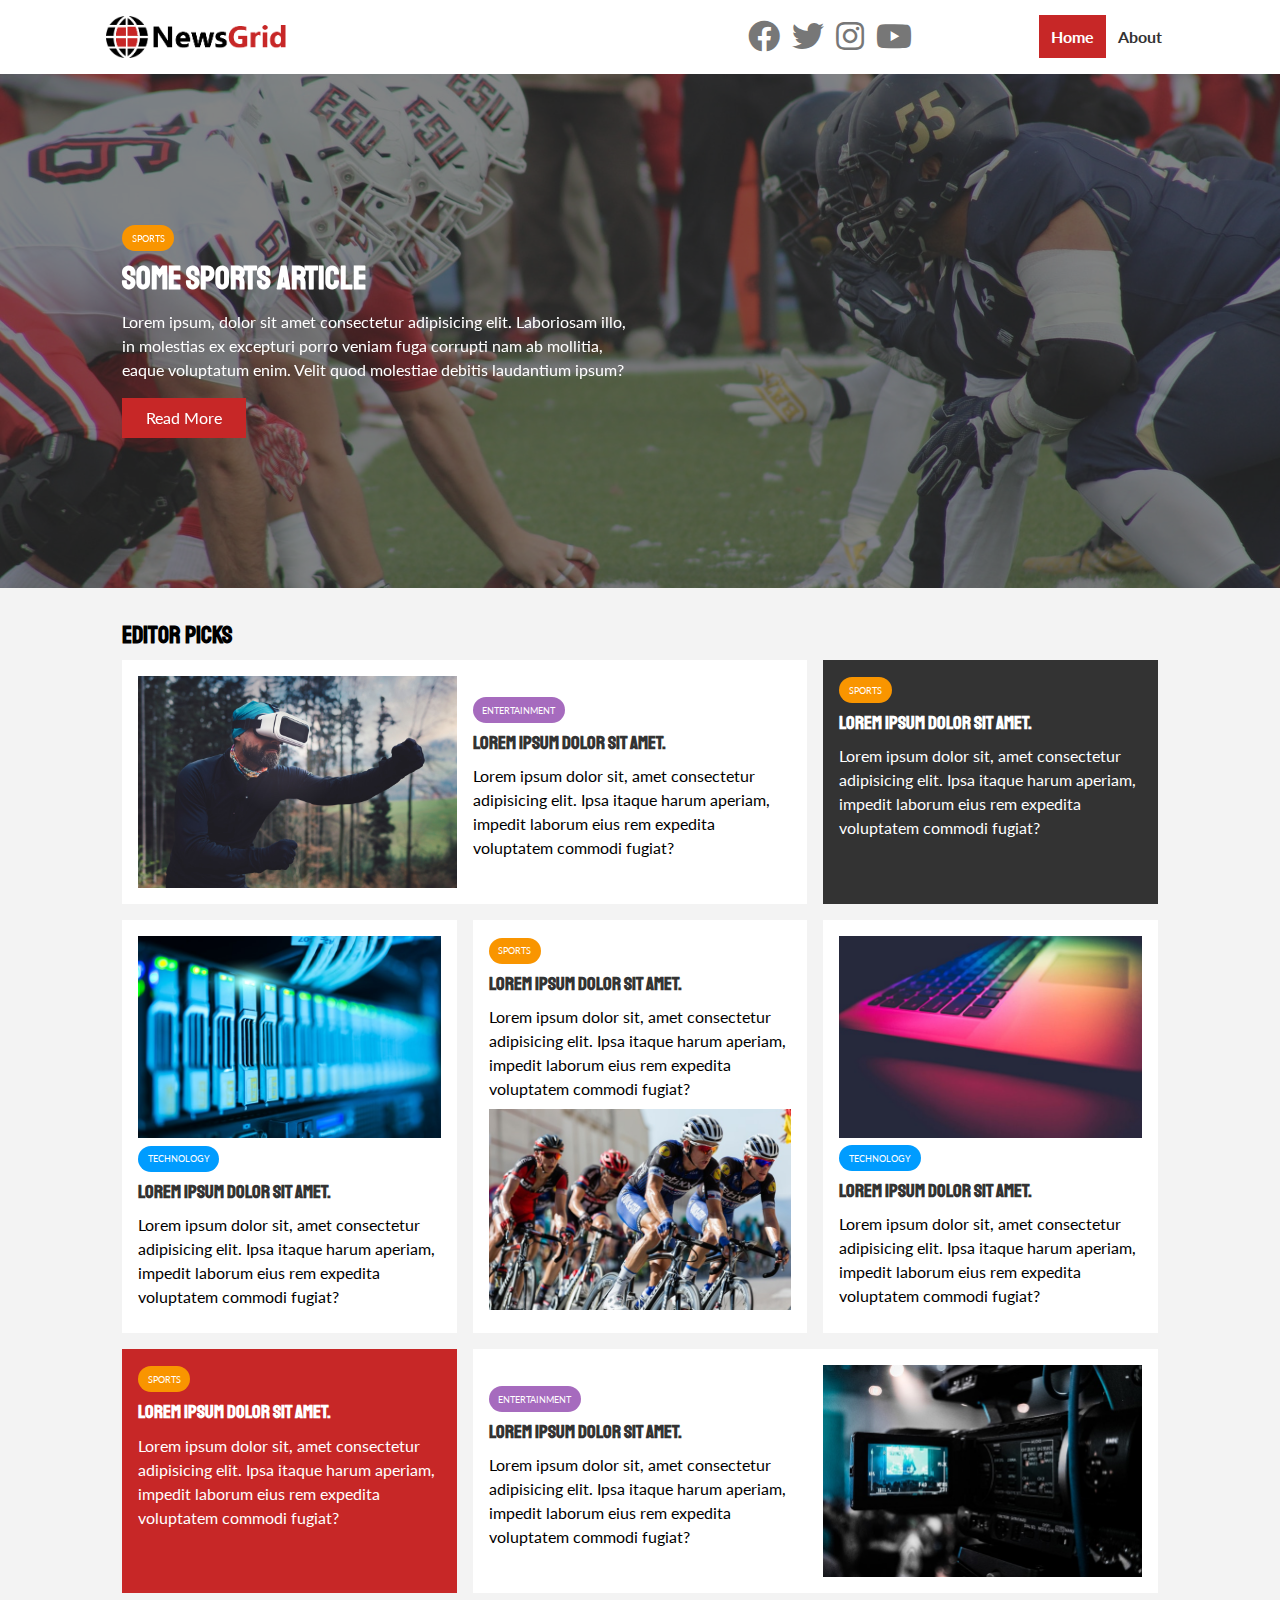
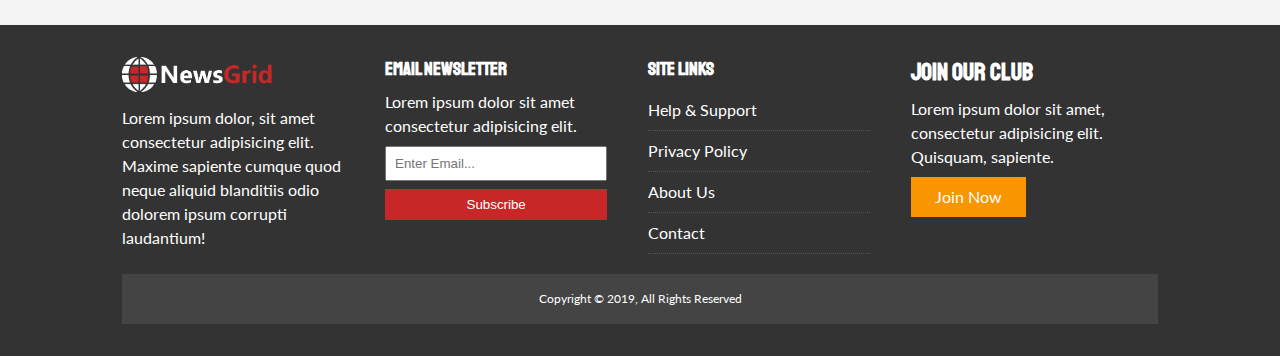
<file: index.html>
<!DOCTYPE html>
<html lang="en">

<head>
  <meta charset="UTF-8">
  <meta name="viewport" content="width=device-width, initial-scale=1.0">
  <meta http-equiv="X-UA-Compatible" content="ie=edge">
  <link rel="stylesheet" href="https://cdnjs.cloudflare.com/ajax/libs/font-awesome/5.11.2/css/all.css">
  <link href="https://fonts.googleapis.com/css?family=Lato|Staatliches&display=swap" rel="stylesheet">
  <link rel="stylesheet" href="css/style.css">
  <link rel="stylesheet" media="screen and (max-width:768px)" href="css/mobile.css">
  <link rel="shortcut icon" type="image/x-icon" href="favicon.ico">

  <title>NewsGrid | Latest News</title>
</head>

<body>
  <nav id="main-nav">
    <div class="container">
      <img src="img/logo.png" alt="NewsGrid" class="logo">
      <div class="social">
        <a href="http://facebook.com" target="_blank"><i class="fab fa-facebook fa-2x"></i></a>
        <a href="http://twitter.com/jossydadon" target="_blank"><i class="fab fa-twitter fa-2x"></i></a>
        <a href="http://instagram.com/iamjosephdaramola" target="_blank"><i class="fab fa-instagram fa-2x"></i></a>
        <a href="http://youtube.com" target="_blank"><i class="fab fa-youtube fa-2x"></i></a>
      </div>
      <ul>
        <li><a class="current" href="index.html">Home</a></li>
        <li><a href="about.html">About</a></li>
      </ul>
    </div>
  </nav>

  <!-- Showcase -->
  <header id="showcase">
    <div class="container">
      <div class="showcase-container">
        <div class="showcase-content">
          <div class="category category-sports">Sports
          </div>
          <h1>Some Sports Article</h1>
          <p>Lorem ipsum, dolor sit amet consectetur adipisicing elit. Laboriosam illo, in molestias ex excepturi
            porro veniam fuga corrupti nam ab mollitia, eaque voluptatum enim. Velit quod molestiae debitis laudantium
            ipsum?</p>
          <a href="article.html" class="btn btn-primary">Read More</a>
        </div>
      </div>
    </div>
  </header>

  <!-- Home Articles -->
  <section id="home-articles" class="py-2">
    <div class="container">
      <h2>Editor Picks</h2>
      <div class="articles-container">
        <article class="card">
          <img src="img/articles/ent1.jpg" alt="">
          <div class="">
            <div class="category category-ent">Entertainment</div>
            <h3>
              <a href="article.html">Lorem ipsum dolor sit amet.</a>
            </h3>
            <p>Lorem ipsum dolor sit, amet consectetur adipisicing elit. Ipsa itaque harum aperiam, impedit laborum eius
              rem expedita voluptatem commodi fugiat?</p>
          </div>
        </article>
        <article class="card bg-dark">
          <div class="category category-sports">Sports</div>
          <h3>
            <a href="article.html">Lorem ipsum dolor sit amet.</a>
          </h3>
          <p>Lorem ipsum dolor sit, amet consectetur adipisicing elit. Ipsa itaque harum aperiam, impedit laborum eius
            rem expedita voluptatem commodi fugiat?</p>
        </article>
        <article class="card">
          <img src="img/articles/tech1.jpg" alt="">
          <div class="category category-tech">Technology</div>
          <h3>
            <a href="article.html">Lorem ipsum dolor sit amet.</a>
          </h3>
          <p>Lorem ipsum dolor sit, amet consectetur adipisicing elit. Ipsa itaque harum aperiam, impedit laborum eius
            rem expedita voluptatem commodi fugiat?</p>
        </article>
        <article class="card">
          <div class="category category-sports">Sports</div>
          <h3>
            <a href="article.html">Lorem ipsum dolor sit amet.</a>
          </h3>
          <p>Lorem ipsum dolor sit, amet consectetur adipisicing elit. Ipsa itaque harum aperiam, impedit laborum eius
            rem expedita voluptatem commodi fugiat?</p>
          <img src="img/articles/sports1.jpg" alt="">
        </article>
        <article class="card">
          <img src="img/articles/tech2.jpg" alt="">
          <div class="category category-tech">Technology</div>
          <h3>
            <a href="article.html">Lorem ipsum dolor sit amet.</a>
          </h3>
          <p>Lorem ipsum dolor sit, amet consectetur adipisicing elit. Ipsa itaque harum aperiam, impedit laborum eius
            rem expedita voluptatem commodi fugiat?</p>
        </article>
        <article class="card bg-primary">
          <div class="category category-sports">Sports</div>
          <h3>
            <a href="article.html">Lorem ipsum dolor sit amet.</a>
          </h3>
          <p>Lorem ipsum dolor sit, amet consectetur adipisicing elit. Ipsa itaque harum aperiam, impedit laborum eius
            rem expedita voluptatem commodi fugiat?</p>
        </article>
        <article class="card">
          <div>
            <div class="category category-ent">Entertainment</div>
            <h3>
              <a href="article.html">Lorem ipsum dolor sit amet.</a>
            </h3>
            <p>Lorem ipsum dolor sit, amet consectetur adipisicing elit. Ipsa itaque harum aperiam, impedit laborum eius
              rem expedita voluptatem commodi fugiat?</p>
          </div>
          <img src="img/articles/ent2.jpg" alt="">
        </article>
      </div>
    </div>
  </section>

  <!-- Footer -->
  <footer id="main-footer" class="py-2">
    <div class="container footer-container">
      <div>
        <img src="img/logo_light.png" alt="NewsGrid">
        <p>Lorem ipsum dolor, sit amet consectetur adipisicing elit. Maxime sapiente cumque quod neque aliquid
          blanditiis odio dolorem ipsum corrupti laudantium!</p>
      </div>
      <div>
        <h3>Email Newsletter</h3>
        <p>Lorem ipsum dolor sit amet consectetur adipisicing elit.</p>
        <form name="contact" method='POST' netlify>
          <input type="email" name="email" placeholder="Enter Email...">
          <input type="submit" value="Subscribe" class="btn btn-primary">
        </form>
      </div>
      <div>
        <h3>Site Links</h3>
        <ul class="list">
          <li><a href="#">Help & Support</a></li>
          <li><a href="#">Privacy Policy</a></li>
          <li><a href="#">About Us</a></li>
          <li><a href="#">Contact</a></li>
        </ul>
      </div>
      <div>
        <h2>Join Our Club</h2>
        <p>Lorem ipsum dolor sit amet, consectetur adipisicing elit. Quisquam, sapiente.</p>
        <a href="" class="btn btn-secondary">Join Now</a>
      </div>
      <div>
        <p>Copyright &copy; 2019, All Rights Reserved</p>
      </div>
    </div>
  </footer>
</body>

</article>
</file>
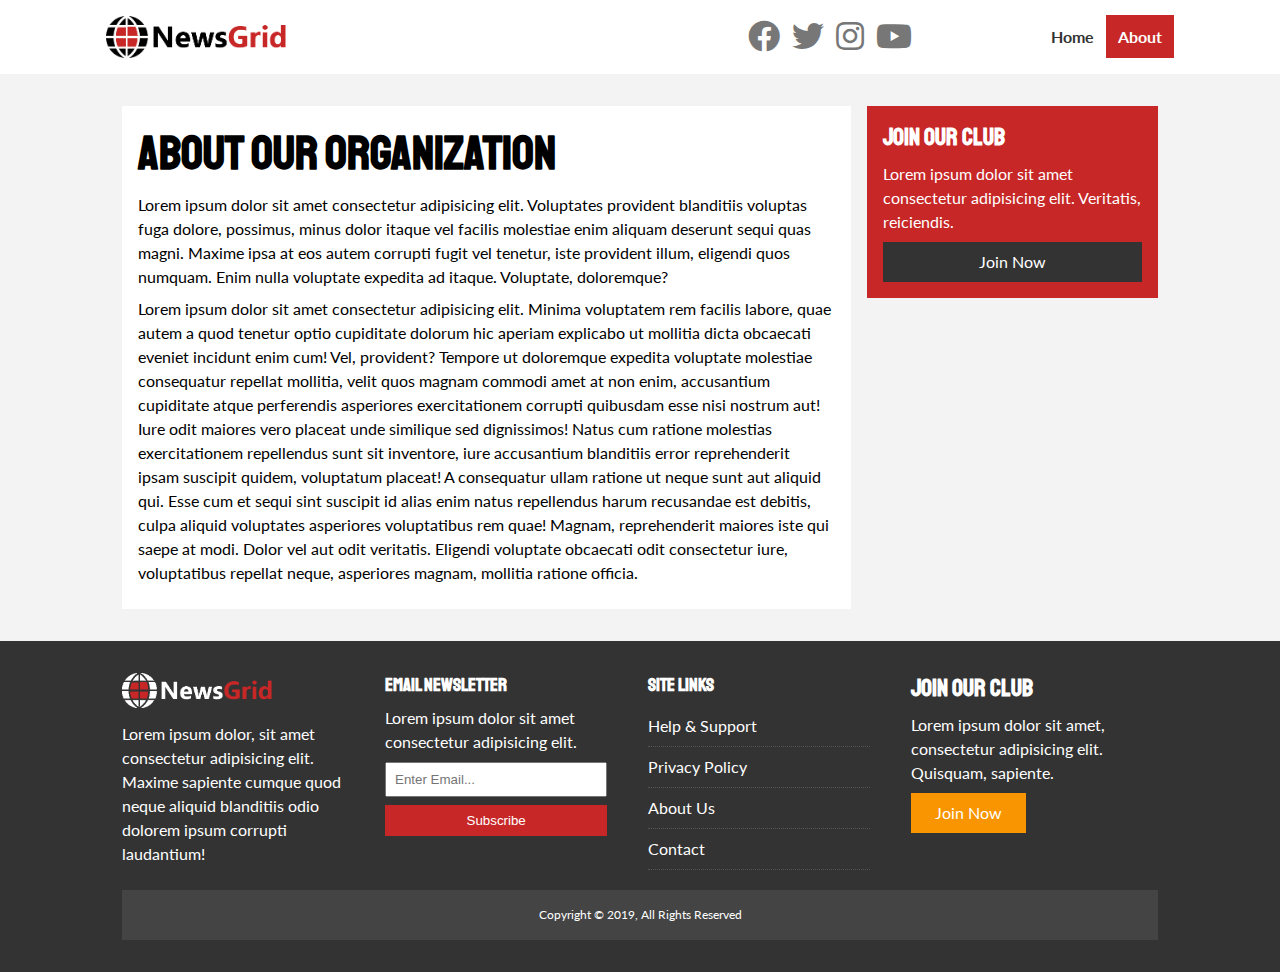
<file: about.html>
<!DOCTYPE html>
<html lang="en">

<head>
  <meta charset="UTF-8">
  <meta name="viewport" content="width=device-width, initial-scale=1.0">
  <meta http-equiv="X-UA-Compatible" content="ie=edge">
  <link rel="stylesheet" href="https://cdnjs.cloudflare.com/ajax/libs/font-awesome/5.11.2/css/all.css">
  <link href="https://fonts.googleapis.com/css?family=Lato|Staatliches&display=swap" rel="stylesheet">
  <link rel="stylesheet" href="css/style.css">
  <link rel="stylesheet" media="screen and (max-width:768px)" href="css/mobile.css">
  <link rel="shortcut icon" type="image/x-icon" href="favicon.ico">

  <title>NewsGrid | About</title>
</head>

<body>
  <nav id="main-nav">
    <div class="container">
      <img src="img/logo.png" alt="NewsGrid" class="logo">
      <div class="social">
        <a href="http://facebook.com" target="_blank"><i class="fab fa-facebook fa-2x"></i></a>
        <a href="http://twitter.com/jossydadon" target="_blank"><i class="fab fa-twitter fa-2x"></i></a>
        <a href="http://instagram.com/iamjosephdaramola" target="_blank"><i class="fab fa-instagram fa-2x"></i></a>
        <a href="http://youtube.com" target="_blank"><i class="fab fa-youtube fa-2x"></i></a>
      </div>
      <ul>
        <li><a href="index.html">Home</a></li>
        <li><a class="current" href="about.html">About</a></li>
      </ul>
    </div>
  </nav>

  <section id="about">
    <div class="container">
      <div class="page-container">
        <article class="card">
          <h1 class="l-heading">About Our Organization</h1>
          <p>Lorem ipsum dolor sit amet consectetur adipisicing elit. Voluptates provident blanditiis voluptas fuga
            dolore, possimus, minus dolor itaque vel facilis molestiae enim aliquam deserunt sequi quas magni. Maxime
            ipsa at eos autem corrupti fugit vel tenetur, iste provident illum, eligendi quos numquam. Enim nulla
            voluptate expedita ad itaque. Voluptate, doloremque?</p>
          <p>Lorem ipsum dolor sit amet consectetur adipisicing elit. Minima voluptatem rem facilis labore, quae autem a
            quod tenetur optio cupiditate dolorum hic aperiam explicabo ut mollitia dicta obcaecati eveniet incidunt
            enim cum! Vel, provident? Tempore ut doloremque expedita voluptate molestiae consequatur repellat mollitia,
            velit quos magnam commodi amet at non enim, accusantium cupiditate atque perferendis asperiores
            exercitationem corrupti quibusdam esse nisi nostrum aut! Iure odit maiores vero placeat unde similique sed
            dignissimos! Natus cum ratione molestias exercitationem repellendus sunt sit inventore, iure accusantium
            blanditiis error reprehenderit ipsam suscipit quidem, voluptatum placeat! A consequatur ullam ratione ut
            neque sunt aut aliquid qui. Esse cum et sequi sint suscipit id alias enim natus repellendus harum recusandae
            est debitis, culpa aliquid voluptates asperiores voluptatibus rem quae! Magnam, reprehenderit maiores iste
            qui saepe at modi. Dolor vel aut odit veritatis. Eligendi voluptate obcaecati odit consectetur iure,
            voluptatibus repellat neque, asperiores magnam, mollitia ratione officia.</p>
        </article>
        <aside class="card bg-primary">
          <h2>Join Our Club</h2>
          <p>Lorem ipsum dolor sit amet consectetur adipisicing elit. Veritatis, reiciendis.</p>
          <a href="" class="btn btn-dark btn-block">Join Now</a>
        </aside>
      </div>
    </div>
  </section>
  <!-- Footer -->
  <footer id="main-footer" class="py-2">
    <div class="container footer-container">
      <div>
        <img src="img/logo_light.png" alt="NewsGrid">
        <p>Lorem ipsum dolor, sit amet consectetur adipisicing elit. Maxime sapiente cumque quod neque aliquid
          blanditiis odio dolorem ipsum corrupti laudantium!</p>
      </div>
      <div>
        <h3>Email Newsletter</h3>
        <p>Lorem ipsum dolor sit amet consectetur adipisicing elit.</p>
        <form name="contact" method='POST' netlify>
          <input type="email" name="email" placeholder="Enter Email...">
          <input type="submit" value="Subscribe" class="btn btn-primary">
        </form>
      </div>
      <div>
        <h3>Site Links</h3>
        <ul class="list">
          <li><a href="#">Help & Support</a></li>
          <li><a href="#">Privacy Policy</a></li>
          <li><a href="#">About Us</a></li>
          <li><a href="#">Contact</a></li>
        </ul>
      </div>
      <div>
        <h2>Join Our Club</h2>
        <p>Lorem ipsum dolor sit amet, consectetur adipisicing elit. Quisquam, sapiente.</p>
        <a href="" class="btn btn-secondary">Join Now</a>
      </div>
      <div>
        <p>Copyright &copy; 2019, All Rights Reserved</p>
      </div>
    </div>
  </footer>
</body>
</file>
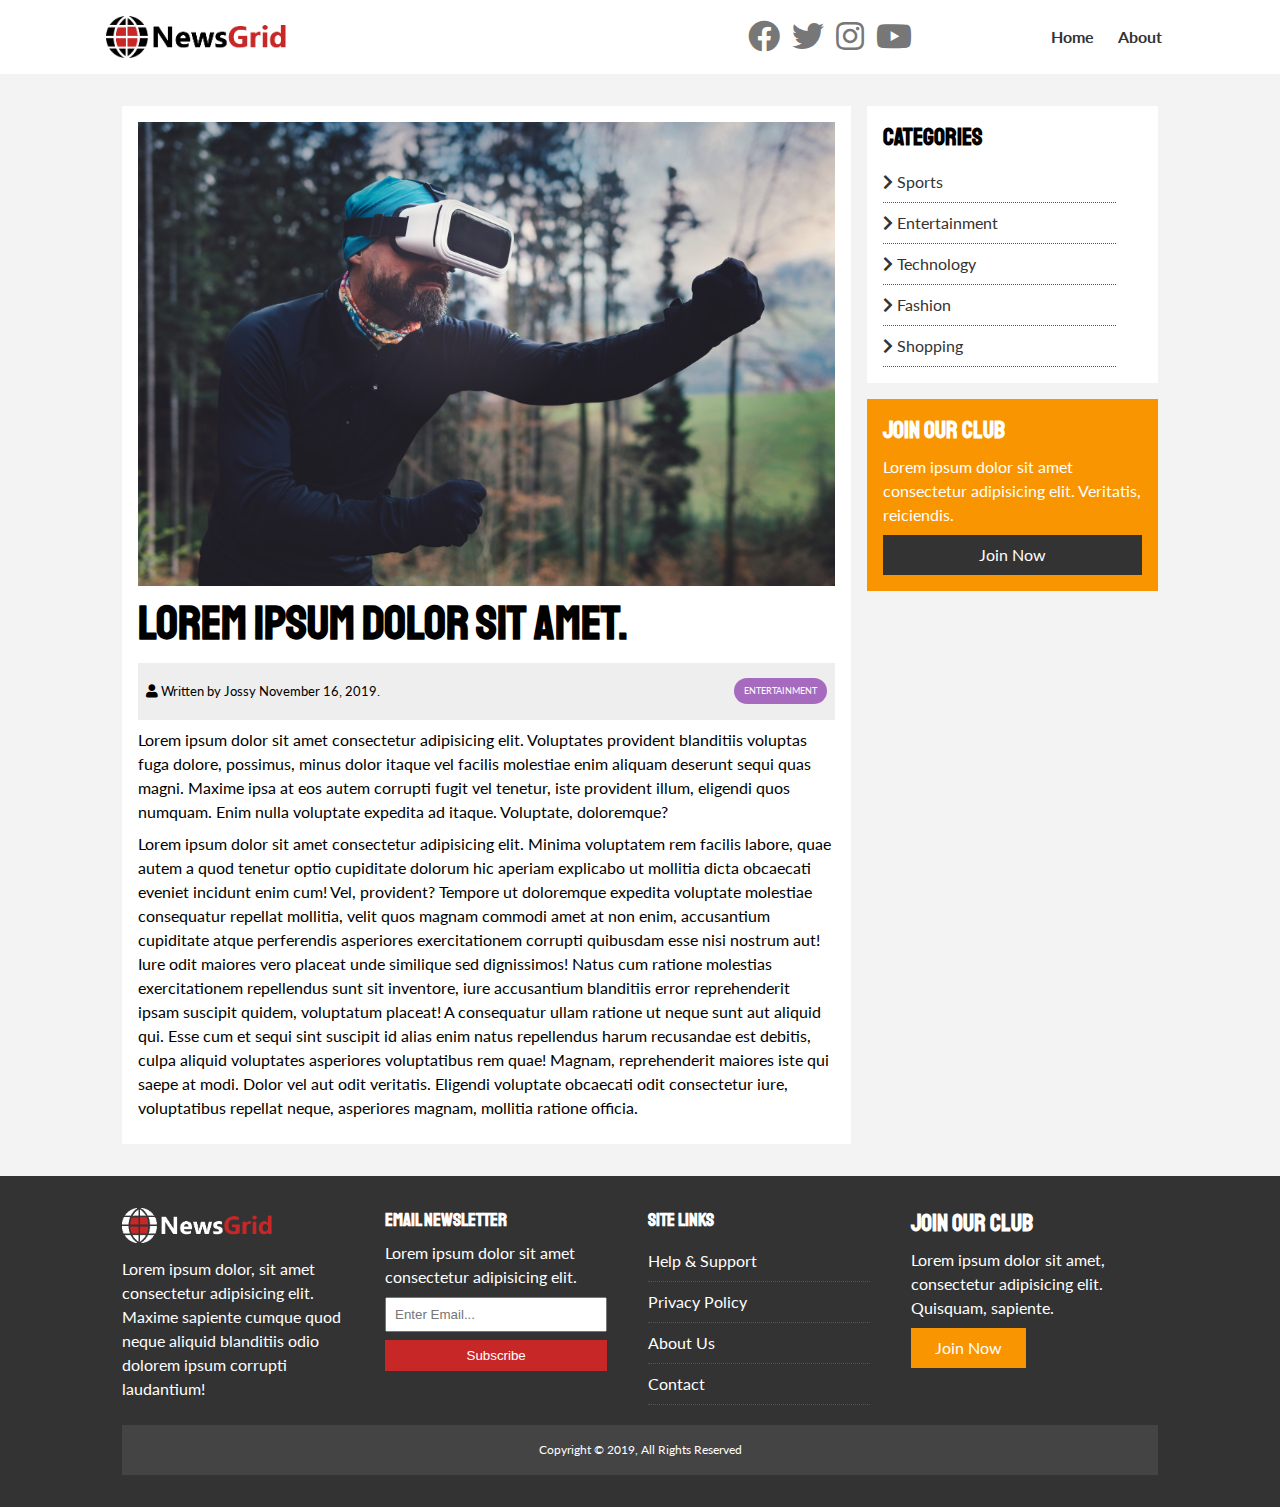
<file: article.html>
<!DOCTYPE html>
<html lang="en">

<head>
  <meta charset="UTF-8">
  <meta name="viewport" content="width=device-width, initial-scale=1.0">
  <meta http-equiv="X-UA-Compatible" content="ie=edge">
  <link rel="stylesheet" href="https://cdnjs.cloudflare.com/ajax/libs/font-awesome/5.11.2/css/all.css">
  <link href="https://fonts.googleapis.com/css?family=Lato|Staatliches&display=swap" rel="stylesheet">
  <link rel="stylesheet" href="css/style.css">
  <link rel="stylesheet" media="screen and (max-width:768px)" href="css/mobile.css">
  <link rel="shortcut icon" type="image/x-icon" href="favicon.ico">

  <title>NewsGrid | Latest News</title>
</head>

<body>
  <nav id="main-nav">
    <div class="container">
      <img src="img/logo.png" alt="NewsGrid" class="logo">
      <div class="social">
        <a href="http://facebook.com" target="_blank"><i class="fab fa-facebook fa-2x"></i></a>
        <a href="http://twitter.com/jossydadon" target="_blank"><i class="fab fa-twitter fa-2x"></i></a>
        <a href="http://instagram.com/iamjosephdaramola" target="_blank"><i class="fab fa-instagram fa-2x"></i></a>
        <a href="http://youtube.com" target="_blank"><i class="fab fa-youtube fa-2x"></i></a>
      </div>
      <ul>
        <li><a href="index.html">Home</a></li>
        <li><a href="about.html">About</a></li>
      </ul>
    </div>
  </nav>

  <section id="article">
    <div class="container">
      <div class="page-container">
        <article class="card">
          <img src="img/articles/ent1.jpg" alt="">
          <h1 class="l-heading">Lorem ipsum dolor sit amet.</h1>
          <div class="meta">
            <small>
              <i class="fas fa-user"></i> Written by Jossy November 16, 2019.
            </small>
            <div class="category category-ent">Entertainment</div>
          </div>
          <p>Lorem ipsum dolor sit amet consectetur adipisicing elit. Voluptates provident blanditiis voluptas fuga
            dolore, possimus, minus dolor itaque vel facilis molestiae enim aliquam deserunt sequi quas magni. Maxime
            ipsa at eos autem corrupti fugit vel tenetur, iste provident illum, eligendi quos numquam. Enim nulla
            voluptate expedita ad itaque. Voluptate, doloremque?</p>
          <p>Lorem ipsum dolor sit amet consectetur adipisicing elit. Minima voluptatem rem facilis labore, quae autem a
            quod tenetur optio cupiditate dolorum hic aperiam explicabo ut mollitia dicta obcaecati eveniet incidunt
            enim cum! Vel, provident? Tempore ut doloremque expedita voluptate molestiae consequatur repellat mollitia,
            velit quos magnam commodi amet at non enim, accusantium cupiditate atque perferendis asperiores
            exercitationem corrupti quibusdam esse nisi nostrum aut! Iure odit maiores vero placeat unde similique sed
            dignissimos! Natus cum ratione molestias exercitationem repellendus sunt sit inventore, iure accusantium
            blanditiis error reprehenderit ipsam suscipit quidem, voluptatum placeat! A consequatur ullam ratione ut
            neque sunt aut aliquid qui. Esse cum et sequi sint suscipit id alias enim natus repellendus harum recusandae
            est debitis, culpa aliquid voluptates asperiores voluptatibus rem quae! Magnam, reprehenderit maiores iste
            qui saepe at modi. Dolor vel aut odit veritatis. Eligendi voluptate obcaecati odit consectetur iure,
            voluptatibus repellat neque, asperiores magnam, mollitia ratione officia.</p>
        </article>

        <aside id="categories" class="card">
          <h2>Categories</h2>
          <ul class="list">
            <li><a href="#"><i class="fas fa-chevron-right"></i> Sports</a></li>
            <li><a href="#"><i class="fas fa-chevron-right"></i> Entertainment</a></li>
            <li><a href="#"><i class="fas fa-chevron-right"></i> Technology</a></li>
            <li><a href="#"><i class="fas fa-chevron-right"></i> Fashion</a></li>
            <li><a href="#"><i class="fas fa-chevron-right"></i> Shopping</a></li>
          </ul>
        </aside>
        <aside class="card bg-secondary">
          <h2>Join Our Club</h2>
          <p>Lorem ipsum dolor sit amet consectetur adipisicing elit. Veritatis, reiciendis.</p>
          <a href="" class="btn btn-dark btn-block">Join Now</a>
        </aside>
      </div>
    </div>
  </section>
  <!-- Footer -->
  <footer id="main-footer" class="py-2">
    <div class="container footer-container">
      <div>
        <img src="img/logo_light.png" alt="NewsGrid">
        <p>Lorem ipsum dolor, sit amet consectetur adipisicing elit. Maxime sapiente cumque quod neque aliquid
          blanditiis odio dolorem ipsum corrupti laudantium!</p>
      </div>
      <div>
        <h3>Email Newsletter</h3>
        <p>Lorem ipsum dolor sit amet consectetur adipisicing elit.</p>
        <form name="contact" method='POST' netlify>
          <input type="email" name="email" placeholder="Enter Email...">
          <input type="submit" value="Subscribe" class="btn btn-primary">
        </form>
      </div>
      <div>
        <h3>Site Links</h3>
        <ul class="list">
          <li><a href="#">Help & Support</a></li>
          <li><a href="#">Privacy Policy</a></li>
          <li><a href="#">About Us</a></li>
          <li><a href="#">Contact</a></li>
        </ul>
      </div>
      <div>
        <h2>Join Our Club</h2>
        <p>Lorem ipsum dolor sit amet, consectetur adipisicing elit. Quisquam, sapiente.</p>
        <a href="" class="btn btn-secondary">Join Now</a>
      </div>
      <div>
        <p>Copyright &copy; 2019, All Rights Reserved</p>
      </div>
    </div>
  </footer>
</body>
</file>
<file: css/style.css>
:root {
  --primary-color: #c72727;
  --secondary-color: #f99500;
  --light-color: #f3f3f3;
  --dark-color: #333;
  --max-width: 1100px;
}

.category {
  --sports-color: #f99500;
  --ent-color: #a66bbe;
  --tech-color: #009cff;
}

* {
  margin: 0;
  padding: 0;
  box-sizing: border-box;
}

body {
  font-family: 'Lato', sans-serif;
  line-height: 1.5;
  background: var(--light-color);
}

a {
  color: var(--dark-color);
  text-decoration: none;
}

ul {
  list-style: none;
}

img {
  width: 100%;
}

p {
  margin: .5rem 0;
}

h1,
h2,
h3,
h4,
h5,
h6 {
  font-family: 'Staatliches', cursive;
  margin-bottom: .55rem;
  line-height: 1.3;
}

/* Utilities */
.container {
  max-width: var(--max-width);
  margin: auto;
  padding: 0 2rem;
  overflow: hidden;
}

.category {
  display: inline-block;
  color: #fff;
  font-size: .55rem;
  text-transform: uppercase;
  padding: 0.4rem 0.6rem;
  border-radius: 15px;
  margin-bottom: 0.5rem;
}

.category-sports {
  background: var(--sports-color);
}

.category-ent {
  background: var(--ent-color);
}

.category-tech {
  background: var(--tech-color);
}

.btn {
  display: inline-block;
  border: none;
  background: var(--dark-color);
  color: #fff;
  padding: 0.5rem 1.5rem;
}

.btn-light {
  background: var(--light-color);
}

.btn-primary {
  background: var(--primary-color);
}

.btn-secondary {
  background: var(--secondary-color);
}

.btn-block {
  display: block;
  width: 100%;
  text-align: center;
}

.btn:hover {
  opacity: 0.9;
}

.card {
  background: #fff;
  padding: 1rem;
}

.bg-dark {
  background: var(--dark-color);
  color: #fff;
}

.bg-primary {
  background: var(--primary-color);
  color: #fff;
}

.bg-secondary {
  background: var(--secondary-color);
  color: #fff;
}

.bg-dark h1,
.bg-dark h2,
.bg-dark h3,
.bg-dark a,
.bg-primary h1,
.bg-primary h2,
.bg-primary h3,
.bg-primary a,
.bg-secondary h1,
.bg-secondary h2,
.bg-secondary h3,
.bg-secondary a {
  color: #fff;
}

.py-1 {
  padding: 1.5rem 0;
}

.py-2 {
  padding: 2rem 0;
}

.py-3 {
  padding: 3rem 0;
}

.p-1 {
  padding: 1.5rem;
}

.p-2 {
  padding: 2rem;
}

.p-3 {
  padding: 3rem;
}

.l-heading {
  font-size: 3rem;
}

.list li {
  padding: .5rem 0;
  border-bottom: #555 dotted 1px;
  width: 90%;
}

.list li a:hover {
  color: var(--primary-color) !important;
}

/* Inner Page Grid Container */
.page-container {
  display: grid;
  grid-template-columns: 5fr 2fr;
  margin: 2rem 0;
  grid-gap: 1rem
}

.page-container>*:first-child {
  grid-row: 1 / span 3;
}

/* Navigation */
#main-nav {
  background: #fff;
  position: sticky;
  top: 0;
  z-index: 2;
}

#main-nav .container {
  display: grid;
  grid-template-columns: 6fr 3fr 2fr;
  padding: 1rem;
  align-items: center;
}

#main-nav .logo {
  width: 180px;
}

#main-nav ul {
  justify-self: end;
  display: flex;
}

#main-nav ul li a {
  padding: 0.75rem;
  font-weight: bold;
}

#main-nav ul li a.current {
  background: var(--primary-color);
  color: #fff;
}

#main-nav ul li a:hover {
  background: var(--light-color);
  color: var(--dark-color);
}

#main-nav .social {
  justify-self: center;
}

#main-nav .social i {
  color: #777;
  margin-right: .5rem;
}

/* Showcase */
#showcase {
  color: #fff;
  background: #333;
  padding: 2rem;
  position: relative;
}

#showcase::before {
  content: '';
  background: url('../img/featured.jpg') no-repeat center center/cover;
  position: absolute;
  top: 0;
  left: 0;
  width: 100%;
  height: 100%;
  opacity: 0.4;
}

#showcase .showcase-container {
  display: grid;
  grid-template-columns: repeat(2, 1fr);
  justify-content: center;
  align-items: center;
  height: 50vh;
}

#showcase .showcase-content {
  z-index: 2;
}

#showcase .showcase-content p {
  margin-bottom: 1rem;
}

/* Home Articles */
#home-articles .articles-container {
  display: grid;
  grid-template-columns: repeat(3, 1fr);
  grid-gap: 1rem;
}


#home-articles .articles-container>*:first-child {
  display: grid;
  grid-template-columns: repeat(2, 1fr);
  grid-gap: 1rem;
  align-items: center;
  grid-column: 1 / span 2;
}

#home-articles .articles-container>*:last-child {
  display: grid;
  grid-template-columns: repeat(2, 1fr);
  grid-gap: 1rem;
  align-items: center;
  grid-column: 2 / span 2;
}

#article .meta {
  display: flex;
  justify-content: space-between;
  align-items: center;
  background: #eee;
  padding: 0.5rem;
}

#article .meta .category {
  margin-top: 0.4rem;
}

/* Footer */
#main-footer {
  background: var(--dark-color);
  color: #fff;
}

#main-footer img {
  width: 150px;
}

#main-footer a {
  color: #fff;
}

#main-footer .footer-container {
  display: grid;
  grid-template-columns: repeat(4, 1fr);
  grid-gap: 1rem;
}

#main-footer .footer-container>*:last-child {
  background: #444;
  grid-column: 1 / span 4;
  text-align: center;
  padding: .5rem;
  font-size: 0.75rem;
}

#main-footer .footer-container input[type='email'] {
  width: 90%;
  padding: 0.5rem;
  margin-bottom: 0.5rem;
}

#main-footer .footer-container input[type='submit'] {
  width: 90%;
  cursor: pointer;
}
</file>
<file: css/mobile.css>
/* Navigation */
#main-nav .social {
  display: none;
}

#main-nav .container {
  grid-template-columns: 1fr;
  grid-gap: 1.2rem;
}

#main-nav ul,
#main-nav .logo {
  justify-self: center;
}

#main-nav ul li a {
  padding: 0.5rem;
}

#home-articles .articles-container {
  grid-template-columns: repeat(2, 1fr);
}

#home-articles .articles-container *:first-child,
#home-articles .articles-container *:last-child {
  grid-template-columns: 1fr;
  grid-column: 1;
}

@media(max-width: 600px) {

  /* Stack Grid Items */
  #showcase .showcase-container,
  #home-articles .articles-container,
  #main-footer .footer-container {
    grid-template-columns: 1fr;
  }

  #main-footer .footer-container>*:last-child {
    grid-column: 1;

  }

  #main-footer .footer-container>*:first-child,
  #main-footer .footer-container>*:last-child(2) {
    border-bottom: #444 dotted 1px;
    padding-bottom: 1rem;
  }

  .page-container {
    grid-template-columns: 1fr;
    text-align: center;
  }

  .page-container>*:first-child {
    grid-row: 1;
  }

  .l-heading {
    font-size: 2rem;
  }
}
</file>
